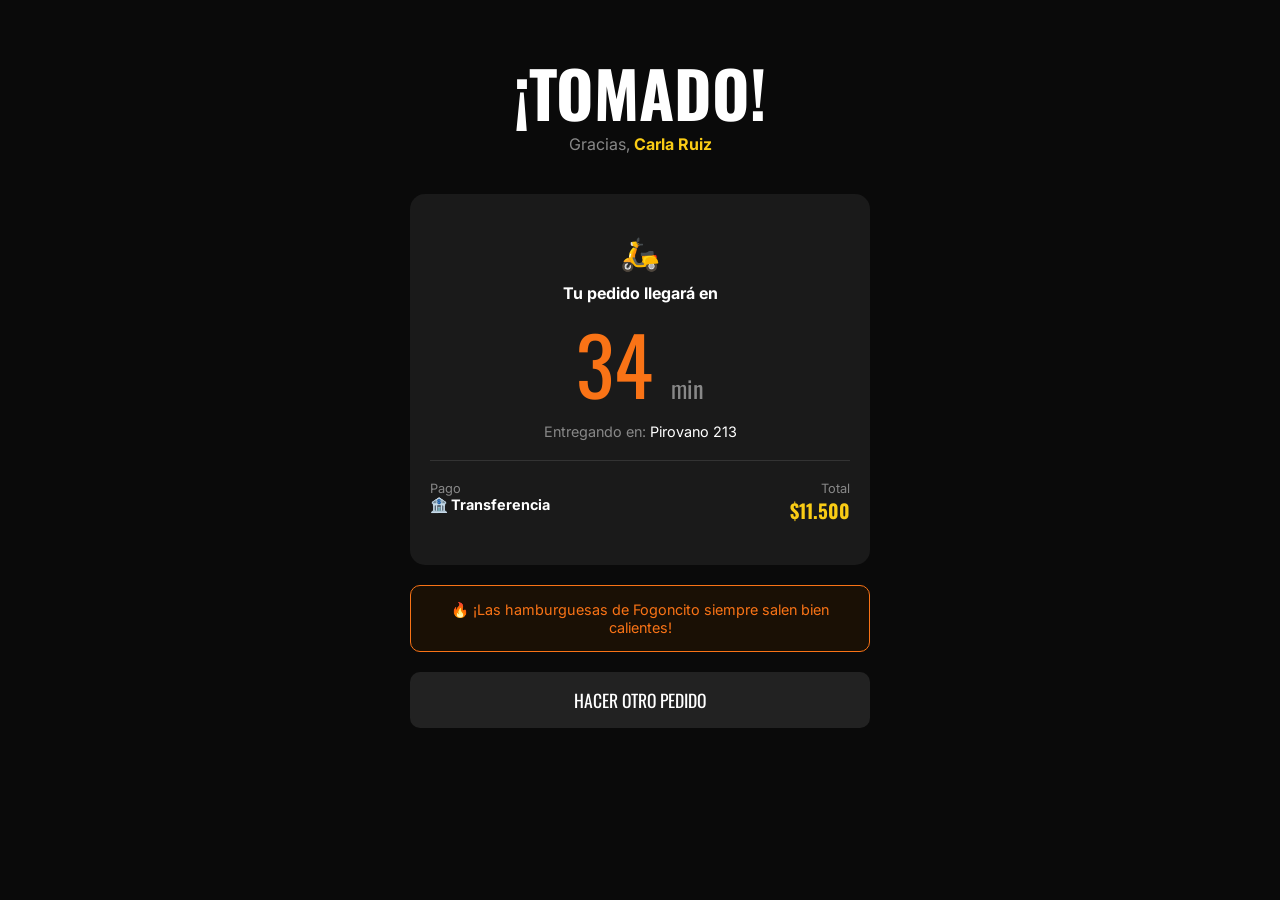
<file: pages/confirmacion.html>
<!DOCTYPE html>
<html lang="es">
<head>
    <meta charset="UTF-8">
    <meta name="viewport" content="width=device-width, initial-scale=1.0">
    <title>Fogoncito - Pedido Confirmado</title>
    <link rel="stylesheet" href="../css/style.css">
</head>
<body>
    <div class="confirmacion-container">
        <h1 class="confirmacion-titulo">¡TOMADO!</h1>
        <p class="confirmacion-sub">Gracias, <span id="nombre-cliente">Carla Ruiz</span></p>

        <div class="card-entrega">
            <span style="font-size: 2rem;">🛵</span>
            <p style="margin-top: 10px; font-weight: bold;">Tu pedido llegará en</p>
            <div class="entrega-tiempo">34 <span>min</span></div>
            <p style="color: var(--texto-gris); font-size: 0.9rem;">Entregando en: <span id="direccion-cliente" style="color: white;">Pirovano 213</span></p>
            
            <div style="border-top: 1px solid #333; margin-top: 20px; padding-top: 20px; display: flex; justify-content: space-between;">
                <div style="text-align: left;">
                    <p style="color: var(--texto-gris); font-size: 0.8rem;">Pago</p>
                    <p style="font-weight: bold; font-size: 0.9rem;">🏦 Transferencia</p>
                </div>
                <div style="text-align: right;">
                    <p style="color: var(--texto-gris); font-size: 0.8rem;">Total</p>
                    <p style="color: var(--amarillo); font-weight: bold; font-family: var(--fuente-titulo); font-size: 1.2rem;" id="total-cliente">$11.500</p>
                </div>
            </div>
        </div>

        <div class="alerta-fuego">
            🔥 ¡Las hamburguesas de Fogoncito siempre salen bien calientes!
        </div>

        <a href="../index.html" class="btn-secundario">HACER OTRO PEDIDO</a>
    </div>
    <script src="../js/main.js"></script>
</body>
</html>
</file>
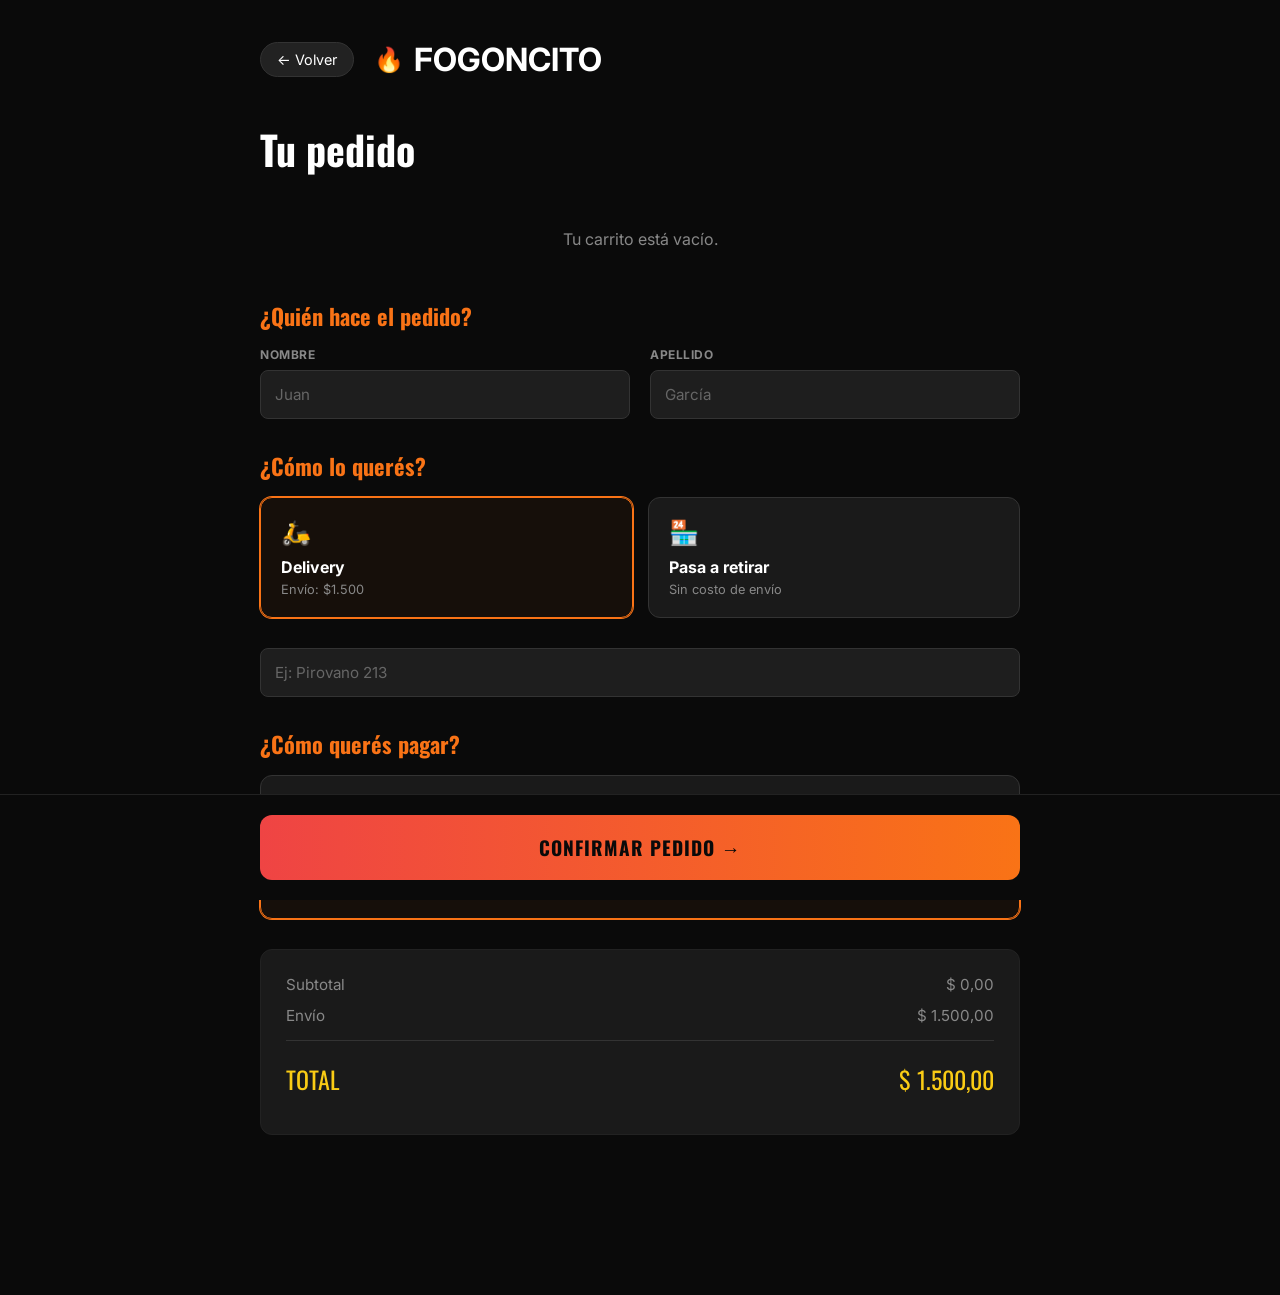
<file: pages/pedido.html>
<!DOCTYPE html>
<html lang="es">
<head>
    <meta charset="UTF-8">
    <meta name="viewport" content="width=device-width, initial-scale=1.0">
    <title>Fogoncito - Tu Pedido</title>
    <link rel="stylesheet" href="../css/style.css">
</head>
<body>
    <div class="checkout-container">
        <div class="checkout-header">
            <a href="../index.html" class="btn-volver">← Volver</a>
            <div class="logo">
                <span class="logo-icon">🔥</span>
                <h1>FOGONCITO</h1>
            </div>
        </div>

        <h2 class="titulo-pagina">Tu pedido</h2>
        <div id="lista-carrito"></div>

        <form id="form-checkout">
            <h3 class="seccion-titulo">¿Quién hace el pedido?</h3>
            <div class="fila-inputs">
                <div class="campo">
                    <label>NOMBRE</label>
                    <input type="text" id="nombre" placeholder="Juan" required>
                </div>
                <div class="campo">
                    <label>APELLIDO</label>
                    <input type="text" id="apellido" placeholder="García" required>
                </div>
            </div>

            <h3 class="seccion-titulo">¿Cómo lo querés?</h3>
            <div class="opciones-grid">
                <div class="opcion-card seleccionado" onclick="seleccionarOpcion(this, 'delivery')">
                    <span class="icono">🛵</span>
                    <h4>Delivery</h4>
                    <p>Envío: $1.500</p>
                </div>
                <div class="opcion-card" onclick="seleccionarOpcion(this, 'retiro')">
                    <span class="icono">🏪</span>
                    <h4>Pasa a retirar</h4>
                    <p>Sin costo de envío</p>
                </div>
            </div>

            <div id="seccion-direccion">
                <div class="campo" style="margin-bottom: 15px;">
                    <input type="text" id="direccion" placeholder="Ej: Pirovano 213" required>
                </div>
            </div>

            <h3 class="seccion-titulo">¿Cómo querés pagar?</h3>
            <div class="opciones-grid" style="flex-direction: column; gap: 10px;">
                <div class="opcion-card" onclick="seleccionarOpcion(this, 'tarjeta')">
                    <h4>💳 Tarjeta de crédito/débito</h4>
                </div>
                <div class="opcion-card seleccionado" onclick="seleccionarOpcion(this, 'transferencia')">
                    <h4>🏦 Transferencia bancaria</h4>
                </div>
            </div>

            <div class="resumen-pago">
                <div class="fila-resumen">
                    <span>Subtotal</span>
                    <span id="resumen-subtotal">$0</span>
                </div>
                <div class="fila-resumen" id="fila-envio">
                    <span>Envío</span>
                    <span id="resumen-envio">$1.500</span>
                </div>
                <div class="fila-resumen total">
                    <span>TOTAL</span>
                    <span id="resumen-total">$0</span>
                </div>
            </div>

            <div class="contenedor-boton-confirmar">
                <button type="submit" class="btn-confirmar">CONFIRMAR PEDIDO →</button>
            </div>
        </form>
    </div>
    <script src="../js/main.js"></script>
</body>
</html>
</file>
<file: css/style.css>
@import url('https://fonts.googleapis.com/css2?family=Inter:wght@400;700&family=Oswald:wght@500;700&display=swap');

:root {
    --fondo-oscuro: #0a0a0a;
    --fondo-tarjeta: #1a1a1a;
    --naranja-fuego: #f97316;
    --amarillo: #facc15;
    --texto-blanco: #ffffff;
    --texto-gris: #888888;
    --fuente-titulo: 'Oswald', sans-serif;
    --fuente-cuerpo: 'Inter', sans-serif;
}

* { margin: 0; padding: 0; box-sizing: border-box; }

body {
    background-color: var(--fondo-oscuro);
    color: var(--texto-blanco);
    font-family: var(--fuente-cuerpo);
}

/* HEADER */
header { display: flex; justify-content: space-between; align-items: center; padding: 15px 40px; border-bottom: 1px solid #222; }
.logo { display: flex; align-items: center; gap: 10px; }
.logo-icon { font-size: 1.5rem; }
header h1 { font-family: var(--fuente-titulo); color: var(--naranja-fuego); font-size: 1.5rem; }
nav ul { list-style: none; display: flex; gap: 20px; align-items: center; }
.nav-link { color: var(--texto-blanco); text-decoration: none; font-weight: bold; font-size: 0.9rem; }
.btn-header { background-color: #222; color: var(--texto-blanco); text-decoration: none; padding: 8px 16px; border-radius: 8px; font-weight: bold; font-size: 0.9rem; border: 1px solid #333; }

/* HERO */
.hero { text-align: center; padding: 60px 20px 40px; background: radial-gradient(circle at center, #1a1005 0%, var(--fondo-oscuro) 70%); }
.hero-iconos { font-size: 1.5rem; margin-bottom: 10px; letter-spacing: 10px; }
.hero-titulo { font-family: var(--fuente-titulo); font-size: 5rem; color: var(--naranja-fuego); line-height: 1; margin-bottom: 10px; }
.hero-subtitulo { font-family: var(--fuente-titulo); color: var(--amarillo); font-size: 1.2rem; letter-spacing: 3px; margin-bottom: 20px; }
.hero-descripcion { color: var(--texto-gris); max-width: 600px; margin: 0 auto; font-size: 1rem; }

/* FILTROS */
.filtros { display: flex; justify-content: center; gap: 15px; padding: 0 0 40px; }
.btn-filtro { background-color: #1a1a1a; color: var(--texto-blanco); border: 1px solid #333; padding: 10px 20px; border-radius: 30px; font-weight: bold; cursor: pointer; }
.btn-filtro.activo { background-color: var(--naranja-fuego); color: var(--fondo-oscuro); border-color: var(--naranja-fuego); }

/* MAIN & GRILLA */
main { padding: 0 40px 60px; max-width: 1200px; margin: 0 auto; }
h2 { font-family: var(--fuente-titulo); margin-bottom: 20px; font-size: 1.8rem; }
.grilla-productos { display: grid; grid-template-columns: repeat(auto-fit, minmax(280px, 1fr)); gap: 20px; margin-bottom: 40px; }

/* TARJETAS PRODUCTO */
.tarjeta-producto { background-color: var(--fondo-tarjeta); border-radius: 15px; padding: 20px; display: flex; flex-direction: column; }
.tarjeta-producto img { width: 100%; height: 180px; object-fit: cover; border-radius: 10px; margin-bottom: 15px; }
.tarjeta-producto h3 { font-family: var(--fuente-titulo); font-size: 1.3rem; margin-bottom: 5px; }
.tarjeta-producto p { color: var(--texto-gris); font-size: 0.85rem; flex-grow: 1; margin-bottom: 15px; }
.precio-y-boton { display: flex; justify-content: space-between; align-items: center; }
.precio { font-family: var(--fuente-titulo); color: var(--amarillo); font-size: 1.5rem; font-weight: bold; }
.btn-agregar { background-color: var(--naranja-fuego); color: var(--fondo-oscuro); border: none; padding: 8px 16px; border-radius: 5px; font-weight: bold; cursor: pointer; }

/* CARRITO FLOTANTE */
.carrito-flotante { position: fixed; bottom: 20px; right: 20px; background-color: var(--naranja-fuego); color: var(--fondo-oscuro); padding: 15px 25px; border-radius: 50px; font-weight: bold; display: flex; gap: 10px; z-index: 100; }
.carrito-flotante a { color: var(--fondo-oscuro); text-decoration: none; }

/* CHECKOUT */
.checkout-container { max-width: 800px; margin: 40px auto; padding: 0 20px 100px 20px; }
.checkout-header { display: flex; align-items: center; gap: 20px; margin-bottom: 40px; }
.btn-volver { background-color: #222; color: var(--texto-blanco); text-decoration: none; padding: 8px 16px; border-radius: 20px; font-size: 0.9rem; border: 1px solid #333; }
.titulo-pagina { font-family: var(--fuente-titulo); font-size: 2.5rem; margin-bottom: 30px; }
.item-carrito { background-color: var(--fondo-tarjeta); border-radius: 12px; padding: 20px; display: flex; justify-content: space-between; align-items: center; margin-bottom: 15px; border: 1px solid #222; }
.item-info h3 { font-size: 1.1rem; margin-bottom: 4px; color: var(--texto-blanco); }
.item-info p { color: var(--texto-gris); font-size: 0.85rem; }
.item-controles { display: flex; align-items: center; gap: 15px; }
.btn-cantidad { background-color: #333; color: var(--texto-blanco); border: none; width: 32px; height: 32px; border-radius: 50%; cursor: pointer; font-size: 1.2rem; display: flex; align-items: center; justify-content: center; }
.btn-cantidad.sumar { background-color: var(--naranja-fuego); color: var(--fondo-oscuro); font-weight: bold; }
.item-precio { font-family: var(--fuente-titulo); color: var(--amarillo); font-size: 1.3rem; min-width: 90px; text-align: right; }
.seccion-titulo { font-family: var(--fuente-titulo); color: var(--naranja-fuego); font-size: 1.4rem; margin: 30px 0 15px; }
.fila-inputs { display: flex; gap: 20px; margin-bottom: 20px; }
.campo { flex: 1; display: flex; flex-direction: column; }
.campo label { color: var(--texto-gris); font-size: 0.75rem; font-weight: bold; margin-bottom: 8px; text-transform: uppercase; letter-spacing: 0.5px; }
.campo input { background-color: #1e1e1e; border: 1px solid #333; color: var(--texto-blanco); padding: 14px; border-radius: 8px; font-family: var(--fuente-cuerpo); font-size: 0.95rem; transition: border 0.2s; }
.campo input::placeholder { color: #666; }
.campo input:focus { outline: none; border-color: var(--naranja-fuego); }
.opciones-grid { display: flex; gap: 15px; margin-bottom: 30px; }
.opcion-card { flex: 1; background-color: var(--fondo-tarjeta); border: 1px solid #333; border-radius: 12px; padding: 20px; cursor: pointer; transition: all 0.2s; }
.opcion-card:hover { border-color: #555; }
.opcion-card.seleccionado { border-color: var(--naranja-fuego); background-color: rgba(249, 115, 22, 0.05); box-shadow: 0 0 0 1px var(--naranja-fuego); }
.opcion-card .icono { font-size: 1.5rem; margin-bottom: 10px; display: block; }
.opcion-card h4 { font-size: 1rem; margin-bottom: 5px; }
.opcion-card p { font-size: 0.8rem; color: var(--texto-gris); }
.resumen-pago { background-color: var(--fondo-tarjeta); border-radius: 12px; padding: 25px; margin-top: 30px; margin-bottom: 20px; border: 1px solid #222; }
.fila-resumen { display: flex; justify-content: space-between; margin-bottom: 12px; color: var(--texto-gris); font-size: 0.95rem; }
.fila-resumen.total { color: var(--amarillo); font-family: var(--fuente-titulo); font-size: 1.5rem; margin-top: 15px; border-top: 1px solid #333; padding-top: 20px; }
.contenedor-boton-confirmar { position: fixed; bottom: 0; left: 0; width: 100%; background-color: var(--fondo-oscuro); padding: 20px; border-top: 1px solid #222; display: flex; justify-content: center; z-index: 100; }
.btn-confirmar { width: 100%; max-width: 760px; background: linear-gradient(90deg, #ef4444 0%, #f97316 100%); color: var(--fondo-oscuro); border: none; padding: 18px; border-radius: 12px; font-family: var(--fuente-titulo); font-size: 1.2rem; font-weight: bold; cursor: pointer; text-transform: uppercase; letter-spacing: 1px; transition: transform 0.2s; }
.btn-confirmar:hover { transform: scale(1.02); }

/* CONFIRMACIÓN */
.confirmacion-container { text-align: center; max-width: 500px; margin: 60px auto; padding: 0 20px; }
.confirmacion-titulo { font-family: var(--fuente-titulo); font-size: 4rem; line-height: 1; margin-bottom: 10px; }
.confirmacion-sub { color: var(--texto-gris); margin-bottom: 40px; }
.confirmacion-sub span { color: var(--amarillo); font-weight: bold; }
.card-entrega { background-color: var(--fondo-tarjeta); border-radius: 15px; padding: 40px 20px; margin-bottom: 20px; }
.entrega-tiempo { font-family: var(--fuente-titulo); font-size: 5rem; color: var(--naranja-fuego); line-height: 1; margin: 20px 0; }
.entrega-tiempo span { font-size: 1.5rem; color: var(--texto-gris); }
.alerta-fuego { background-color: #1a1005; border: 1px solid var(--naranja-fuego); color: var(--naranja-fuego); padding: 15px; border-radius: 10px; font-size: 0.9rem; margin-bottom: 20px; }
.btn-secundario { background-color: #222; color: white; border: none; padding: 15px; width: 100%; border-radius: 10px; font-family: var(--fuente-titulo); font-size: 1.1rem; cursor: pointer; text-decoration: none; display: block; }

@media (max-width: 600px) {
    .fila-inputs, .opciones-grid { flex-direction: column; }
    header { padding: 15px; flex-direction: column; gap: 10px; }
}
/* Ajuste para que el scroll no tape los títulos con el header */
section {
    scroll-margin-top: 20px;
}
</file>
